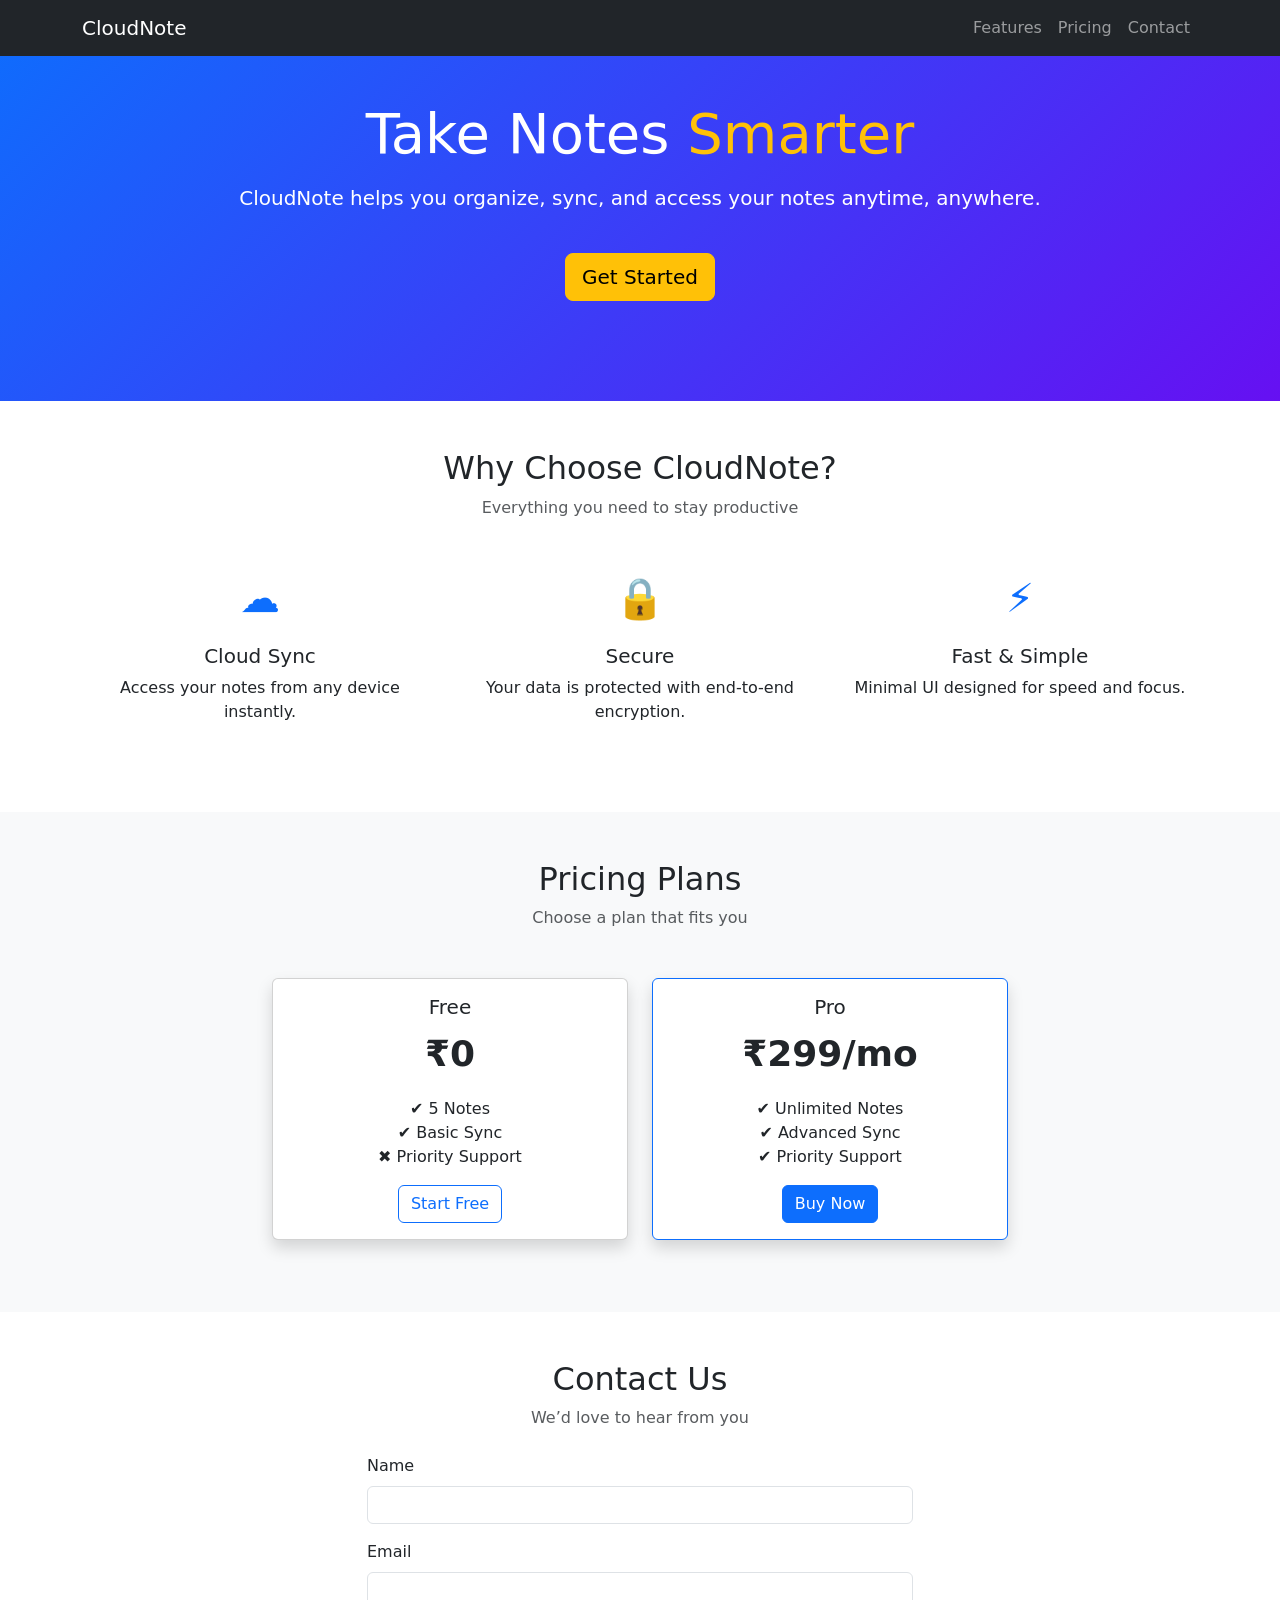
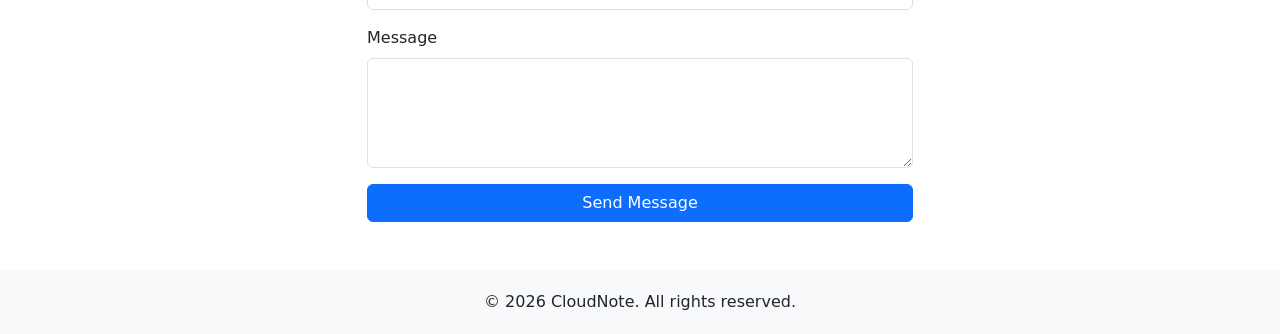
<file: exp2/index.html>
<!DOCTYPE html>
<html lang="en">

<head>
  <meta charset="UTF-8">
  <title>CloudNote – Smart Note Taking</title>
  <meta name="viewport" content="width=device-width, initial-scale=1">
  <link href="https://cdn.jsdelivr.net/npm/bootstrap@5.3.2/dist/css/bootstrap.min.css" rel="stylesheet">

  <style>
    body {
      scroll-behavior: smooth;
    }

    .hero {
      background: linear-gradient(135deg, #0d6efd, #6610f2);
      color: white;
      padding: 100px 0;
    }

    .hero h1 span {
      color: #ffc107;
    }

    /* Features */
    .feature-icon {
      font-size: 40px;
      color: #0d6efd;
    }

    /* Pricing */
    .price {
      font-size: 36px;
      font-weight: bold;
    }

    /* Footer */
    footer {

      background: #f8f9fa;
      padding: 20px 0;
    }
  </style>
</head>

<body>
  <!-- Navbar -->
  <nav class="navbar navbar-expand-lg navbar-dark bg-dark fixed-top">
    <div class="container">
      <a class="navbar-brand" href="#">CloudNote</a>
      <button class="navbar-toggler" data-bs-toggle="collapse" data-bs-target="#navMenu">
        <span class="navbar-toggler-icon"></span>
      </button>

      <div class="collapse navbar-collapse" id="navMenu">
        <ul class="navbar-nav ms-auto">
          <li class="nav-item"><a class="nav-link" href="#features">Features</a></li>
          <li class="nav-item"><a class="nav-link" href="#pricing">Pricing</a></li>
          <li class="nav-item"><a class="nav-link" href="#contact">Contact</a></li>
        </ul>
      </div>
    </div>
  </nav>

  <!-- Hero Section -->
  <section class="hero text-center">
    <div class="container">
      <h1 class="display-4">Take Notes <span>Smarter</span></h1>
      <p class="lead mt-3">
        CloudNote helps you organize, sync, and access your notes anytime, anywhere.
      </p>
      <a href="#pricing" class="btn btn-warning btn-lg mt-4">Get Started</a>

    </div>
  </section>

  <!-- Features Section -->
  <section id="features" class="py-5">
    <div class="container">
      <div class="text-center mb-5">
        <h2>Why Choose CloudNote?</h2>
        <p class="text-muted">Everything you need to stay productive</p>
      </div>

      <div class="row text-center">
        <div class="col-md-4 mb-4">
          <div class="feature-icon mb-3">☁️</div>
          <h5>Cloud Sync</h5>
          <p>Access your notes from any device instantly.</p>
        </div>

        <div class="col-md-4 mb-4">
          <div class="feature-icon mb-3">🔒</div>
          <h5>Secure</h5>
          <p>Your data is protected with end-to-end encryption.</p>
        </div>

        <div class="col-md-4 mb-4">
          <div class="feature-icon mb-3">⚡</div>
          <h5>Fast & Simple</h5>
          <p>Minimal UI designed for speed and focus.</p>
        </div>
      </div>
    </div>
  </section>

  <!-- Pricing Section -->
  <section id="pricing" class="bg-light py-5">
    <div class="container">
      <div class="text-center mb-5">
        <h2>Pricing Plans</h2>
        <p class="text-muted">Choose a plan that fits you</p>
      </div>

      <div class="row justify-content-center">
        <div class="col-md-4 mb-4">
          <div class="card text-center shadow">
            <div class="card-body">
              <h5 class="card-title">Free</h5>
              <p class="price">₹0</p>
              <ul class="list-unstyled">
                <li>✔ 5 Notes</li>
                <li>✔ Basic Sync</li>
                <li>✖ Priority Support</li>
              </ul>
              <a href="#" class="btn btn-outline-primary">Start Free</a>
            </div>
          </div>
        </div>

        <div class="col-md-4 mb-4">
          <div class="card text-center shadow border-primary">
            <div class="card-body">
              <h5 class="card-title">Pro</h5>
              <p class="price">₹299/mo</p>
              <ul class="list-unstyled">
                <li>✔ Unlimited Notes</li>

                <li>✔ Advanced Sync</li>
                <li>✔ Priority Support</li>
              </ul>
              <a href="#" class="btn btn-primary">Buy Now</a>
            </div>
          </div>
        </div>
      </div>
    </div>
  </section>

  <!-- Contact Section -->
  <section id="contact" class="py-5">
    <div class="container">
      <div class="text-center mb-4">
        <h2>Contact Us</h2>
        <p class="text-muted">We’d love to hear from you</p>
      </div>

      <div class="row justify-content-center">
        <div class="col-md-6">
          <form>
            <div class="mb-3">
              <label class="form-label">Name</label>
              <input type="text" class="form-control" required>
            </div>

            <div class="mb-3">
              <label class="form-label">Email</label>
              <input type="email" class="form-control" required>
            </div>

            <div class="mb-3">
              <label class="form-label">Message</label>
              <textarea class="form-control" rows="4"></textarea>
            </div>

            <button class="btn btn-primary w-100">Send Message</button>
          </form>
        </div>
      </div>
    </div>
  </section>

  <!-- Footer -->
  <footer class="text-center">
    <div class="container">
      <p class="mb-0">© 2026 CloudNote. All rights reserved.</p>
    </div>
  </footer>

  <!-- Bootstrap JS -->
  <script src="https://cdn.jsdelivr.net/npm/bootstrap@5.3.2/dist/js/bootstrap.bundle.min.js"></script>

</body>

</html>
</file>
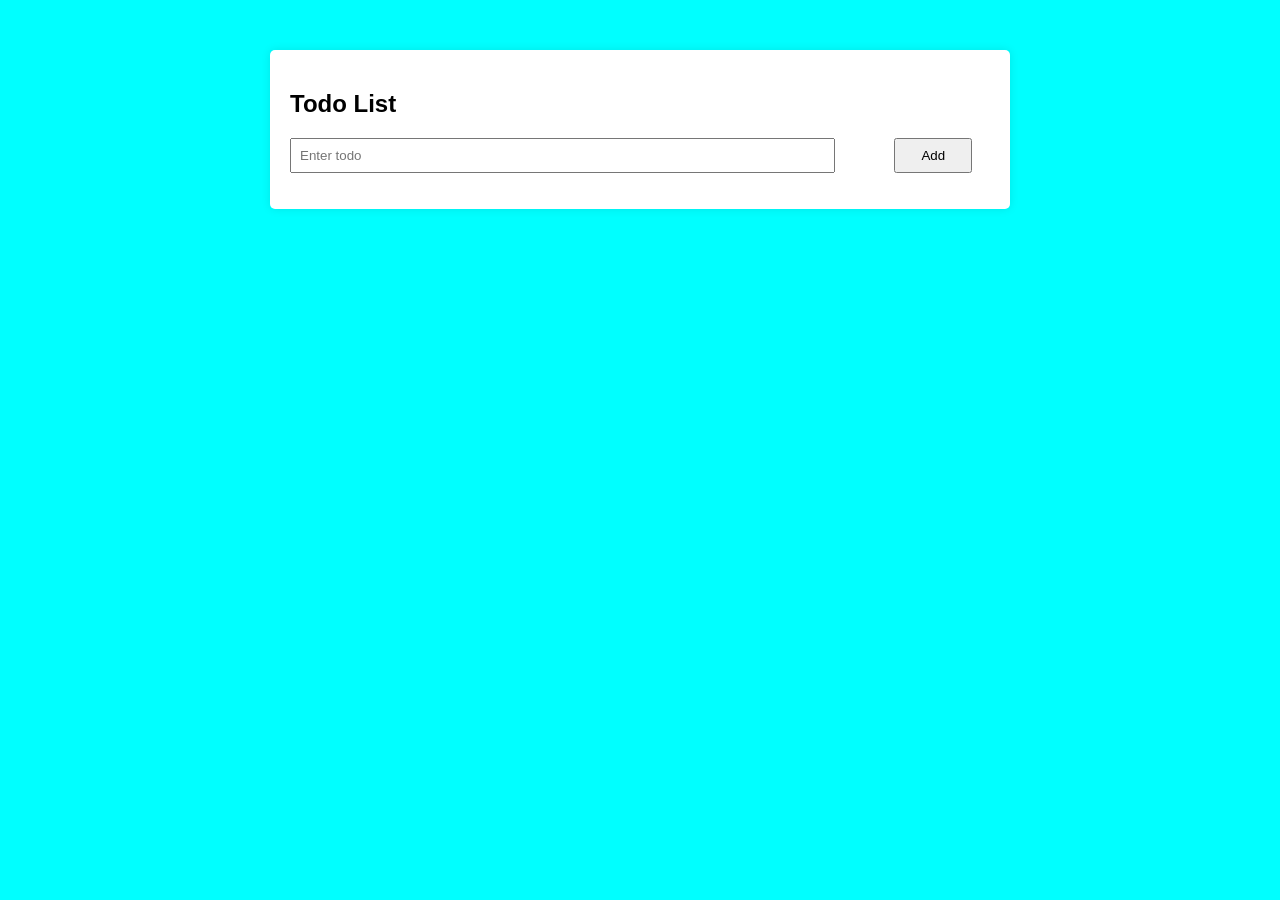
<file: exp3/index.html>
<!DOCTYPE html>
<html lang="en">

<head>
  <meta charset="UTF-8">
  <meta name="viewport" content="width=device-width, initial-scale=1.0">
  <title>Session Storage</title>
  <link href="style.css" rel="stylesheet" type="text/css">
  <!-- <link href="https://cdn.jsdelivr.net/npm/bootstrap@5.3.8/dist/css/bootstrap.min.css"
rel="stylesheet"
integrity="sha384-
sRIl4kxILFvY47J16cr9ZwB07vP4J8+LH7qKQnuqkuIAvNWLzeN8tE5YBujZqJLB"
crossorigin="anonymous"> -->
</head>

<body>
  <div class="todo-container">
    <h2>Todo List</h2>
    <input type="text" id="todoInput" placeholder="Enter todo">
    <button onclick="addTodo()" class="btn">Add</button>
    <ul id="todoList"></ul>
  </div>
  <!-- <script
src="https://cdn.jsdelivr.net/npm/bootstrap@5.3.8/dist/js/bootstrap.bundle.min.js"
integrity="sha384-
FKyoEForCGlyvwx9Hj09JcYn3nv7wiPVlz7YYwJrWVcXK/BmnVDxM+D2scQbITxI"
crossorigin="anonymous"></script> -->

  <script src="script.js"></script>

</body>

</html>
</file>
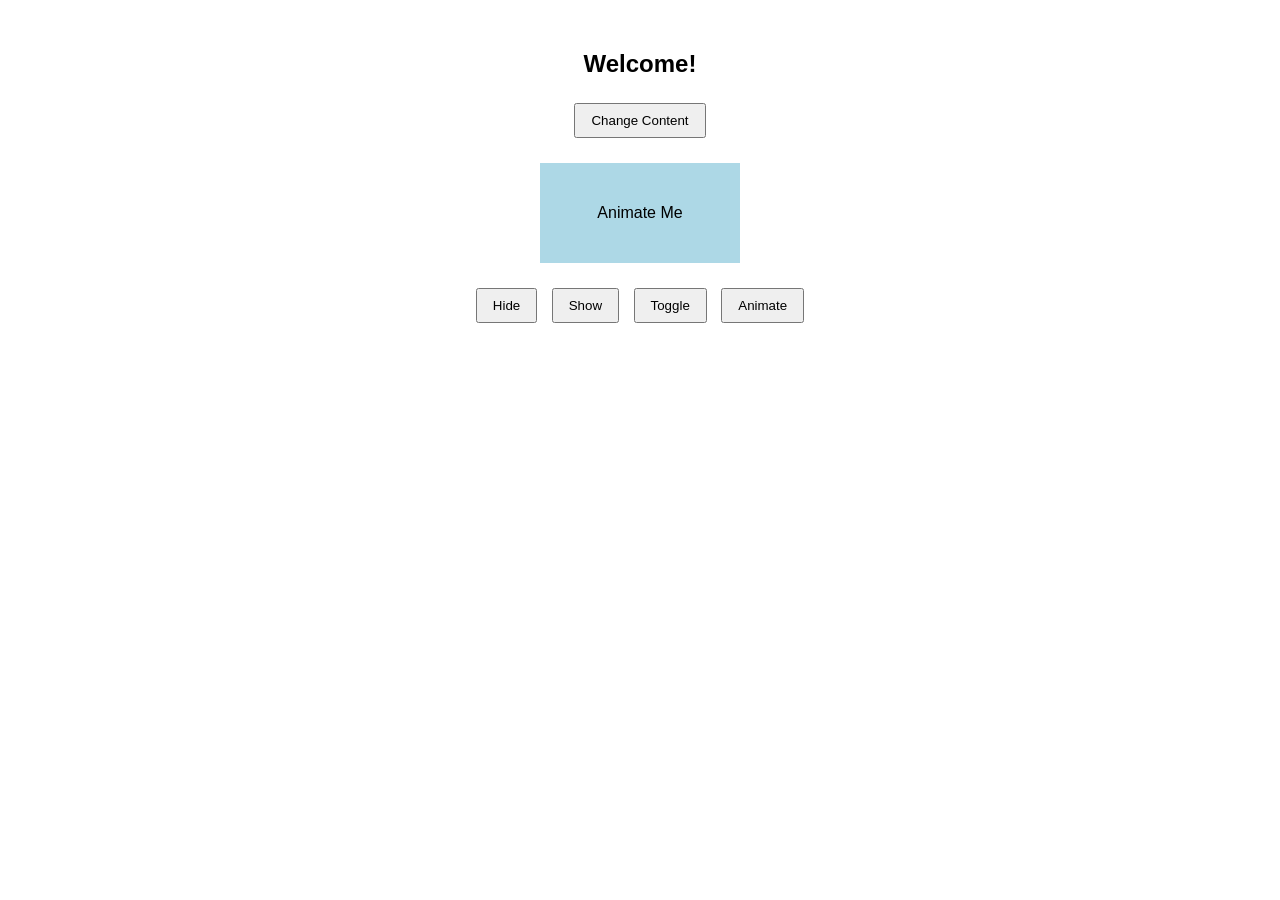
<file: exp4/index.html>
<!DOCTYPE html>
<html>

<head>
  <title>Dynamic Webpage with jQuery Effects</title>

  <!-- jQuery CDN -->
  <script src="https://code.jquery.com/jquery-3.6.0.min.js"></script>

  <style>
    body {
      font-family: Arial;
      text-align: center;
      margin-top: 50px;
    }

    #box {
      width: 200px;
      height: 100px;
      background-color: lightblue;
      margin: 20px auto;
      line-height: 100px;
    }

    button {
      margin: 5px;
      padding: 8px 15px;
    }
  </style>
</head>

<body>

  <h2 id="heading">Welcome!</h2>

  <!-- Button for DOM Content Update -->
  <button onclick="changeContent()">Change Content</button>

  <div id="box">Animate Me</div>

  <!-- jQuery Effect Buttons -->
  <button id="hideBtn">Hide</button>
  <button id="showBtn">Show</button>
  <button id="toggleBtn">Toggle</button>
  <button id="animateBtn">Animate</button>

  <script>
    // JavaScript DOM manipulation
    function changeContent() {
      document.getElementById("heading").innerHTML =
        "Content Updated Successfully!";
    }

    // jQuery Effects
    $(document).ready(function () {

      $("#hideBtn").click(function () {
        $("#box").hide();
      });

      $("#showBtn").click(function () {
        $("#box").show();
      });

      $("#toggleBtn").click(function () {
        $("#box").toggle();
      });

      $("#animateBtn").click(function () {
        $("#box").animate({
          width: "300px",
          height: "150px",
          opacity: 0.5
        }, 1000);
      });

    });
  </script>

</body>

</html>
</file>
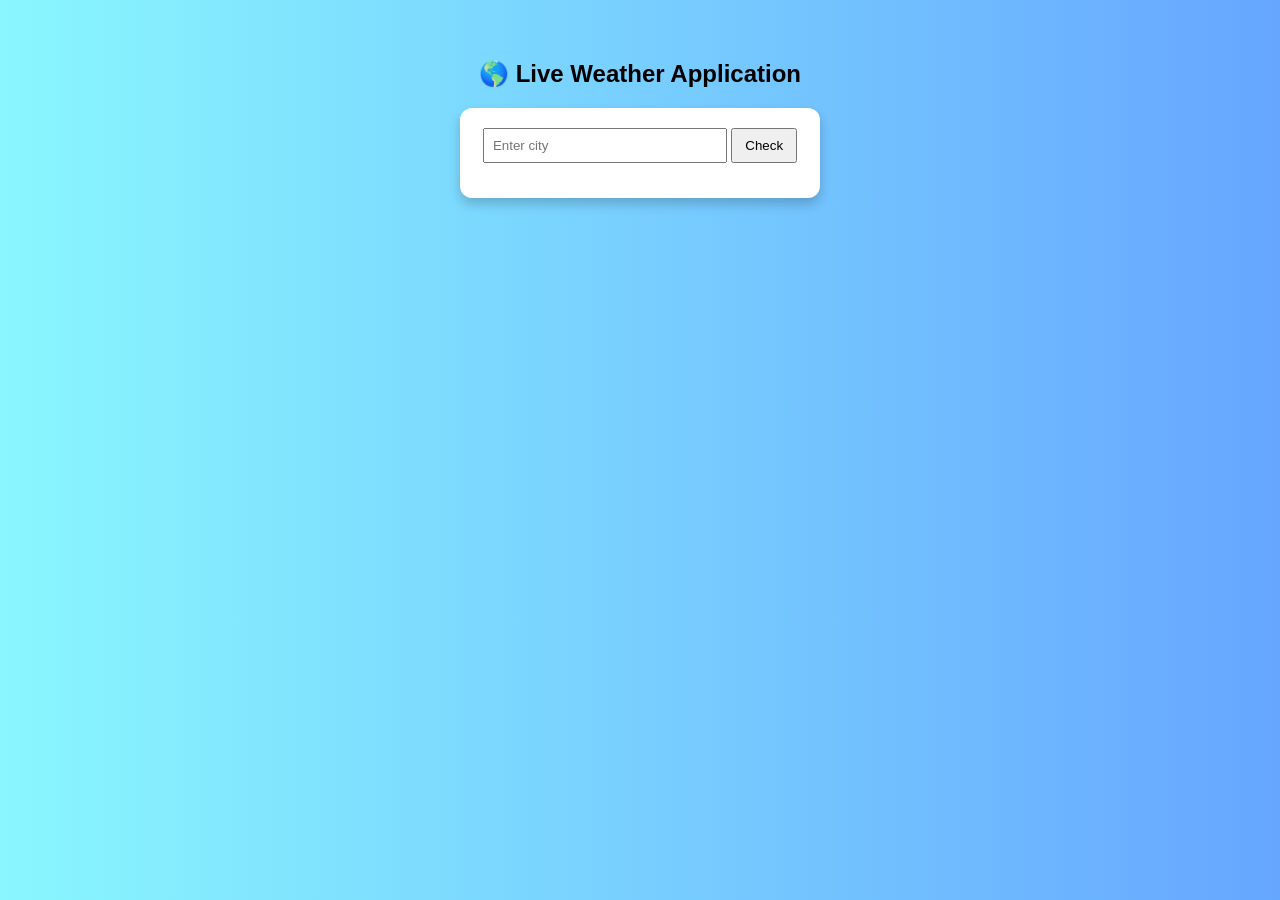
<file: exp5/index.html>
<!DOCTYPE html>
<html>

<head>
  <title>Alternate Weather App</title>

  <style>
    body {
      font-family: Arial, sans-serif;
      text-align: center;
      background: linear-gradient(to right, #89f7fe, #66a6ff);
      margin-top: 60px;
    }

    .card {
      background: white;
      width: 320px;
      margin: auto;
      padding: 20px;
      border-radius: 12px;
      box-shadow: 0 6px 12px rgba(0, 0, 0, 0.2);
    }

    input {
      padding: 8px;
      width: 70%;
    }

    button {
      padding: 8px 12px;
      cursor: pointer;
    }

    #weatherOutput {
      margin-top: 15px;
      font-size: 18px;
    }
  </style>
</head>

<body>

  <h2>🌎 Live Weather Application</h2>

  <div class="card">
    <input type="text" id="city" placeholder="Enter city">
    <button onclick="fetchWeather()">Check</button>

    <div id="weatherOutput"></div>
  </div>

  <script>

    async function fetchWeather() {

      const city = document.getElementById("city").value;
      const output = document.getElementById("weatherOutput");

      if (!city) {
        alert("Enter a city name");
        return;
      }

      output.innerHTML = "Fetching weather data... ⏳";

      try {

        // Geocoding API (same Open-Meteo service)
        const geoResponse = await fetch(
          `https://geocoding-api.open-meteo.com/v1/search?name=${city}`
        );

        const geoData = await geoResponse.json();

        if (!geoData.results) {
          output.innerHTML = "City not found ❌";
          return;
        }

        const latitude = geoData.results[0].latitude;
        const longitude = geoData.results[0].longitude;

        // Weather API
        const weatherResponse = await fetch(

          `https://api.open-
meteo.com/v1/forecast?latitude=${latitude}&longitude=${longitude}&current=temperature_

2m,relative_humidity_2m,weather_code`

        );

        const weatherData = await weatherResponse.json();

        const temp = weatherData.current.temperature_2m;
        const humidity = weatherData.current.relative_humidity_2m;
        const code = weatherData.current.weather_code;

        const condition = weatherConditionText(code);

        output.innerHTML = `
🌡 Temperature: ${temp} °C <br>
💧 Humidity: ${humidity}% <br>
🌤 Condition: ${condition}
`;

      } catch (error) {
        output.innerHTML = "Error retrieving data ⚠";
        console.error(error);
      }
    }

    // Weather code conversion
    function weatherConditionText(code) {

      if (code === 0) return "Clear Sky ☀";
      if (code <= 3) return "Cloudy ⛅";

      if (code === 45) return "Fog 🌫";
      if (code >= 61 && code <= 65) return "Rain 🌧";
      if (code >= 71 && code <= 75) return "Snow ❄";
      if (code >= 95) return "Thunderstorm ⛈";

      return "Unknown";
    }

  </script>

</body>

</html>
</file>
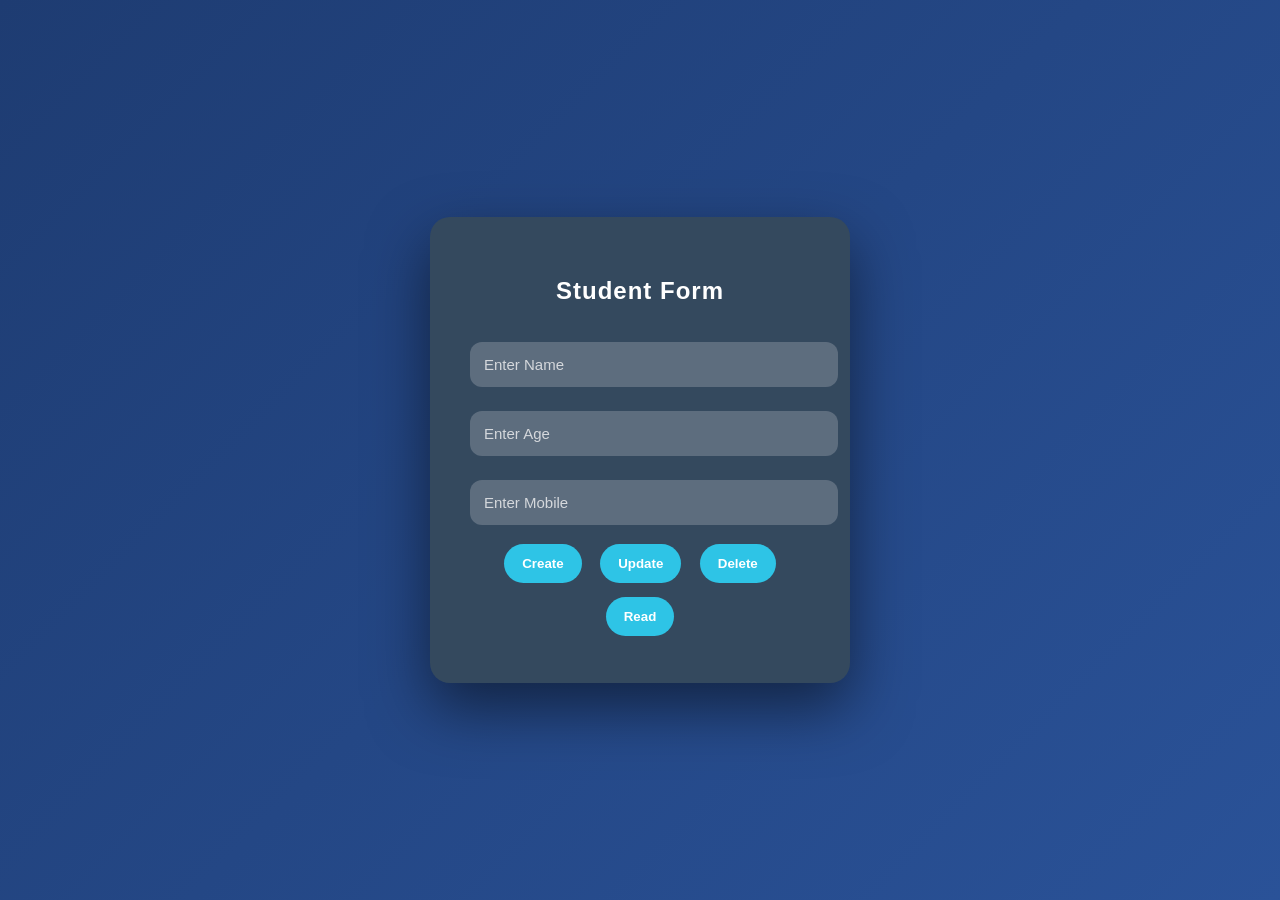
<file: exp6/index.html>
<!DOCTYPE html>
<html>

<head>
  <title>Student CRUD</title>
  <link rel="stylesheet" href="style.css">
</head>

<body>
  <div class="container">
    <h2>Student Form</h2>
    <form action="db.php" method="POST">
      <input type="text" name="name" placeholder="Enter Name" required>
      <input type="number" name="age" placeholder="Enter Age" required>
      <input type="number" name="mobile" placeholder="Enter Mobile" required>
      <div class="buttons">
        <button type="submit" name="create">Create</button>
        <button type="submit" name="update">Update</button>
        <button type="submit" name="delete">Delete</button>
        <button type="submit" name="read">Read</button>
      </div>
    </form>
  </div>
</body>

</html>
</file>
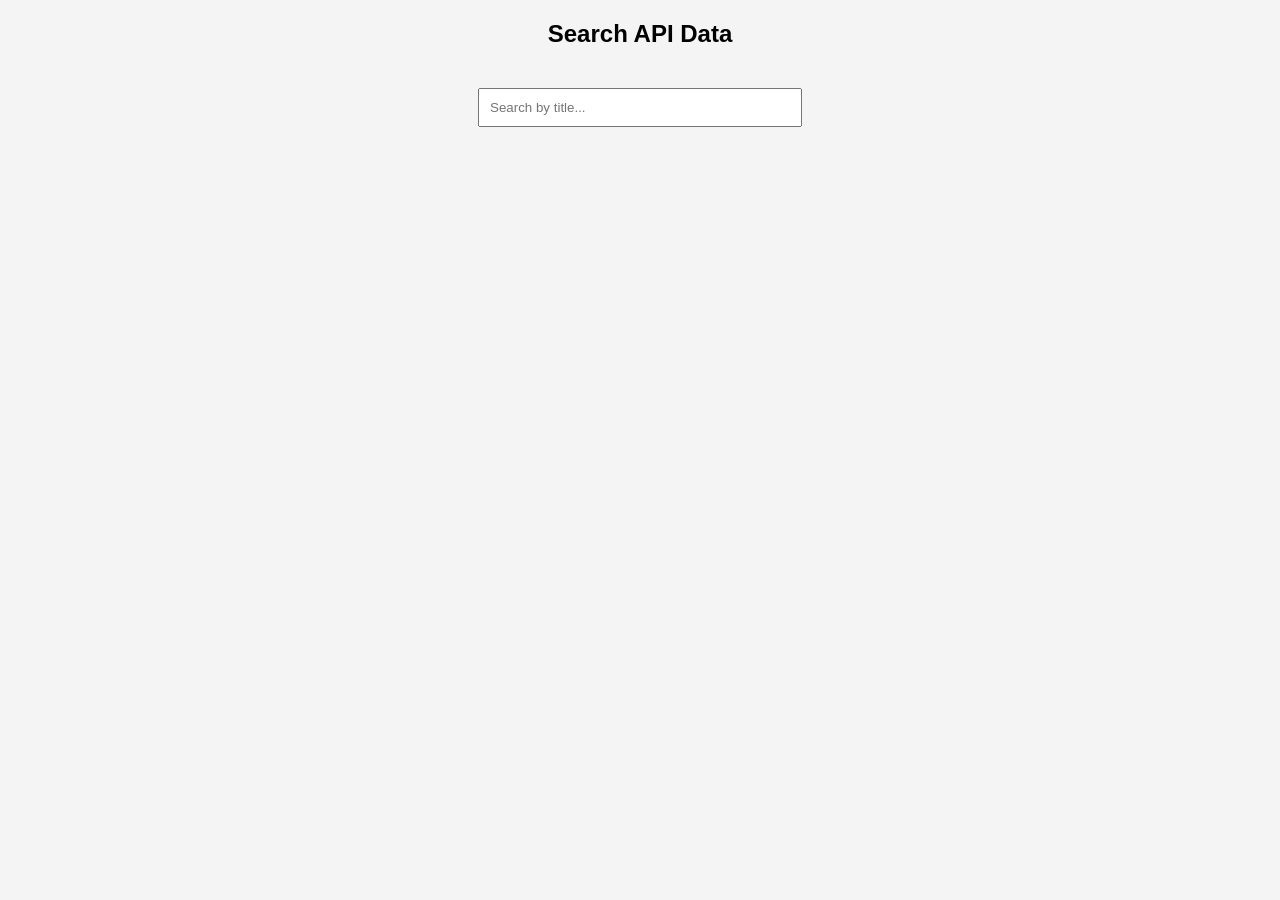
<file: exp9/index.html>
<!DOCTYPE html>
<html>
<head>
<title>API Search Filter</title>

<style>
body {
    font-family: Arial;
    background: #f4f4f4;
}

input {
    width: 300px;
    padding: 10px;
    margin: 20px;
}

.card {
    background: white;
    padding: 15px;
    margin: 10px;
    border-radius: 5px;
}
</style>

</head>

<body>

<h2 align="center">Search API Data</h2>

<center>
<input type="text" id="search" placeholder="Search by title...">
</center>

<div id="results"></div>

<script>

let apiData = [];

fetch("https://jsonplaceholder.typicode.com/posts")
.then(response => response.json())
.then(data => {
    apiData = data;
    displayData(apiData);
});

function displayData(data) {
    const resultDiv = document.getElementById("results");
    resultDiv.innerHTML = "";

    data.forEach(item => {
        resultDiv.innerHTML += `
        <div class="card">
            <h4>${item.title}</h4>
            <p>${item.body}</p>
        </div>
        `;
    });
}

document.getElementById("search").addEventListener("keyup", function() {
    const keyword = this.value.toLowerCase();

    const filteredData = apiData.filter(item =>
        item.title.toLowerCase().includes(keyword)
    );

    displayData(filteredData);
});

</script>

</body>
</html>
</file>
<file: exp3/style.css>
body {
    font-family: Arial, sans-serif;
    background: cyan;
    display: flex;
    justify-content: center;
    margin-top: 50px;
}

.todo-container {
    background: #fff;
    padding: 20px;
    width: 700px;
    border-radius: 5px;
    box-shadow: 0 0 10px rgba(0, 0, 0, 0.1);
}

input {
    width: 75%;
    padding: 8px;
}

button {
    padding: 8px 10px;
    cursor: pointer;
}

ul {
    list-style: none;
    padding: 0;
}

li {
    display: flex;
    justify-content: space-between;
    padding: 6px 0;
}

li button {
    background: red;
    color: white;
    border: none;
    border-radius: 3px;
}

.btn {
    margin-left: 55px;
    padding: 8px 25px;
}
</file>
<file: exp6/style.css>
body {
  margin: 0;
  min-height: 100vh;
  display: flex;
  justify-content: center;
  align-items: center;
  font-family: Segoe UI, sans-serif;
  background: linear-gradient(135deg, #1e3c72, #2a5298);
}

/* CARD */
.container {
  width: 340px;
  padding: 40px;
  border-radius: 20px;
  background: #34495e;
  box-shadow: 0 25px 60px rgba(0, 0, 0, 0.5);
  text-align: center;
  color: white;
}

/* TITLE */
h2 {
  margin-bottom: 25px;
  letter-spacing: 1px;
}

/* INPUTS */
input {
  width: 100%;
  padding: 14px;
  margin: 12px 0;
  border: none;
  border-radius: 12px;
  background: #5d6d7e;
  color: white;
  font-size: 15px;
}

input::placeholder {
  color: #d5d8dc;
}

/* BUTTONS */
.btns {
  margin-top: 15px;
}

button {
  padding: 12px 18px;
  margin: 7px;
  border: none;
  border-radius: 25px;
  background: #2ec4e6;
  color: white;
  font-weight: bold;
  cursor: pointer;
  transition: 0.3s;
}

button:hover {
  transform: scale(1.08);
  background: #00b4d8;
}

button:active {
  transform: scale(.95);
}
</file>
